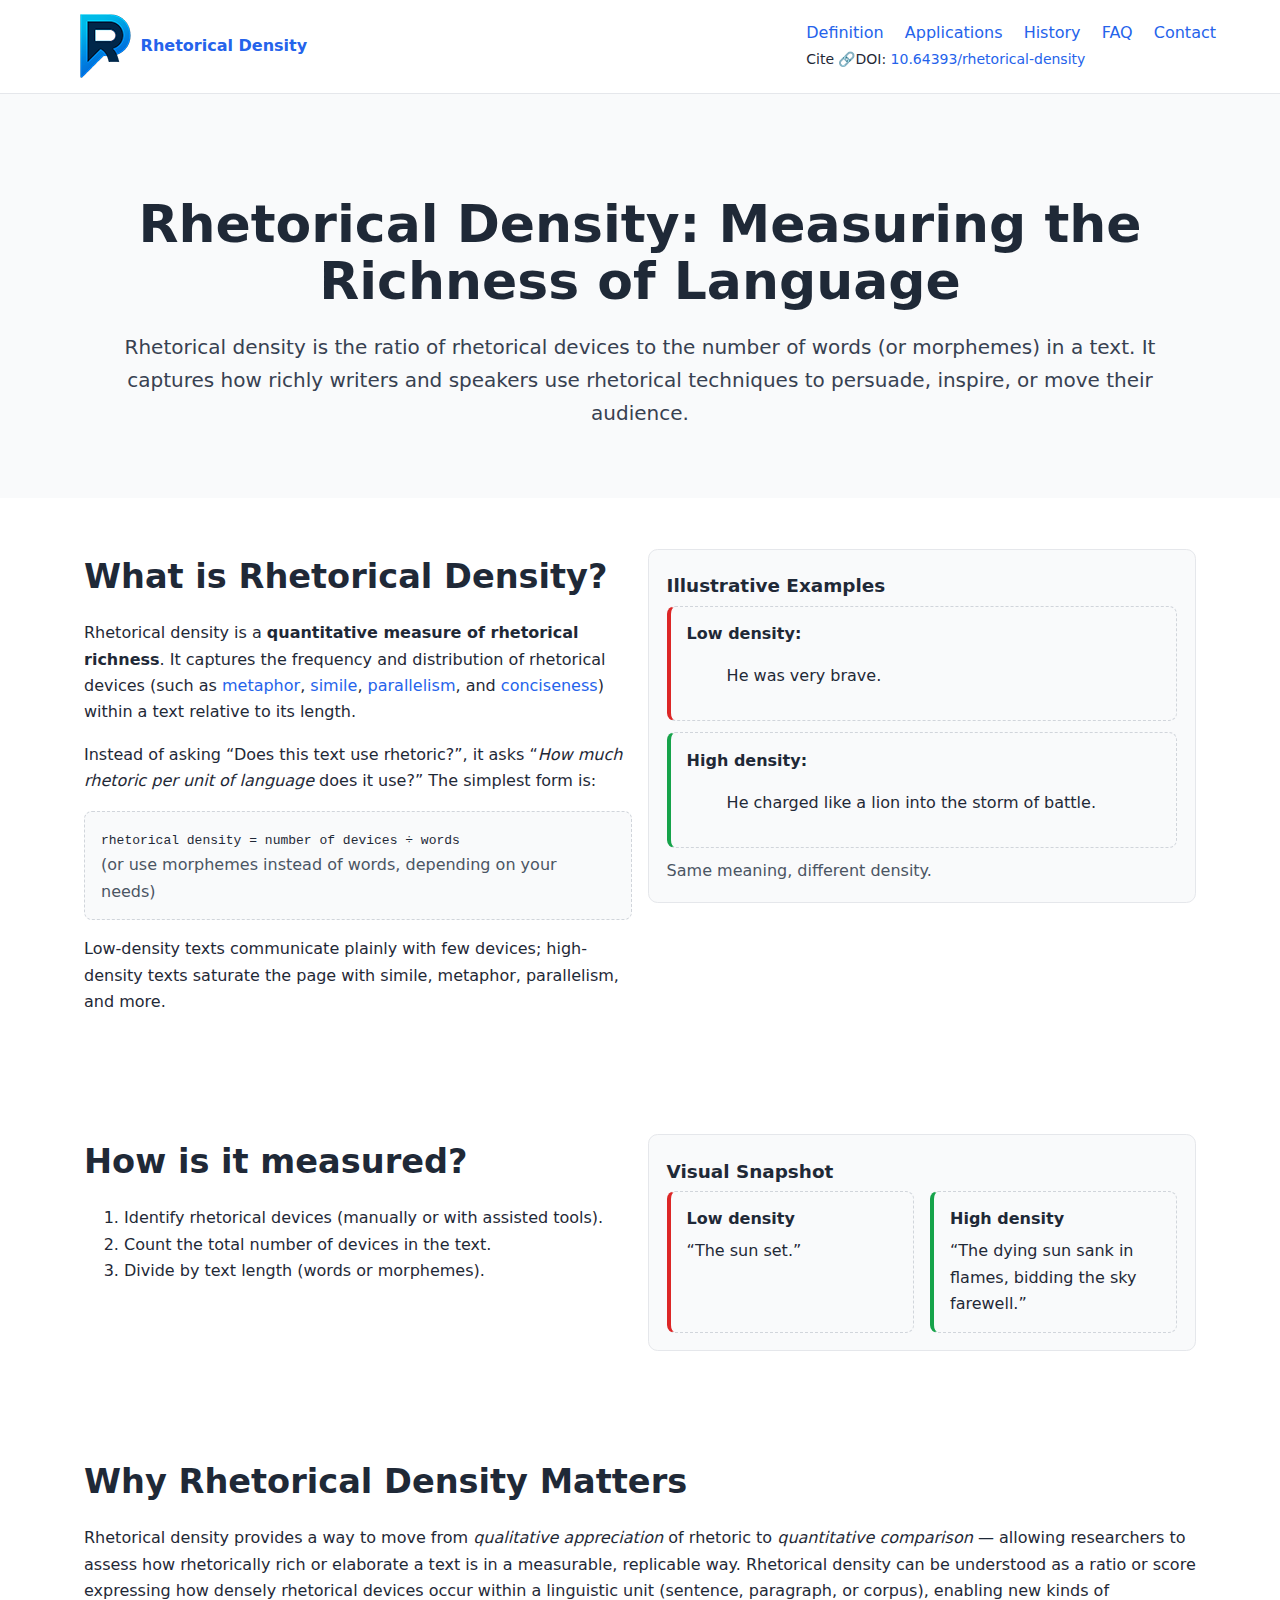
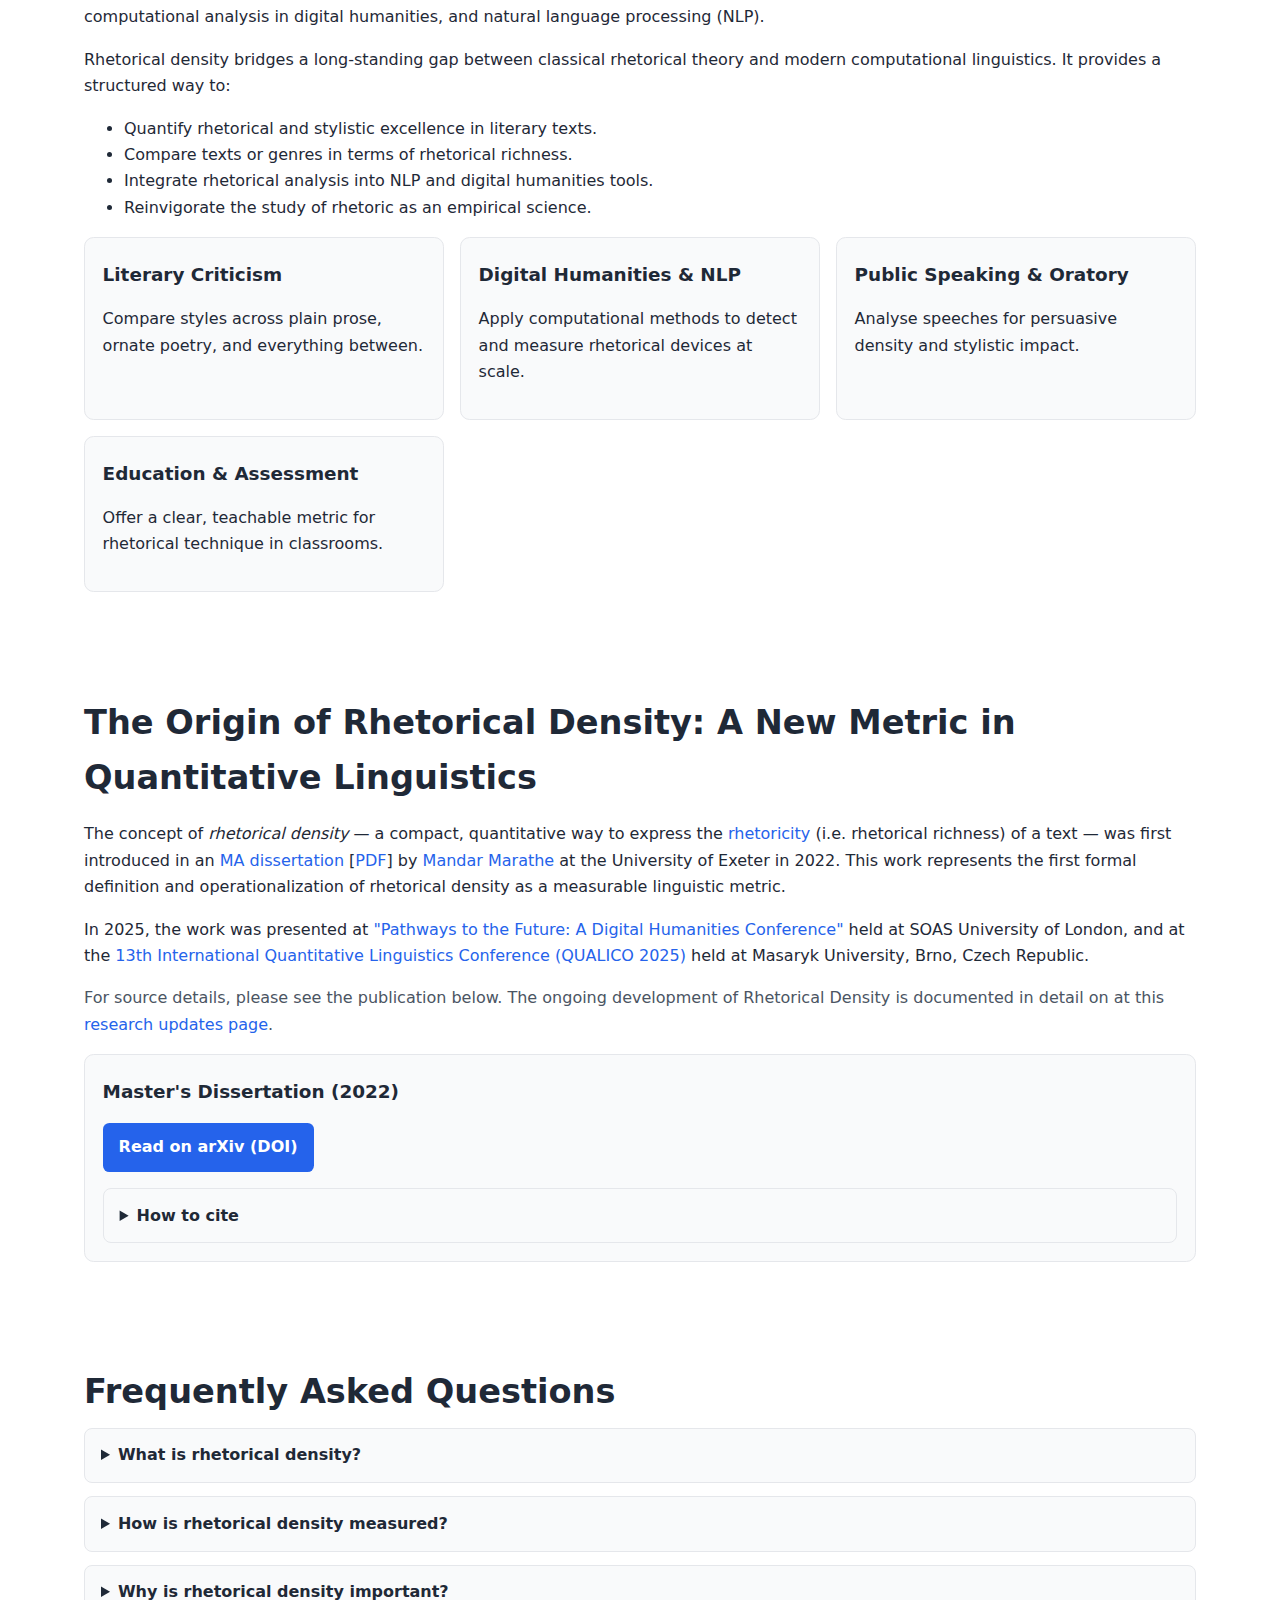
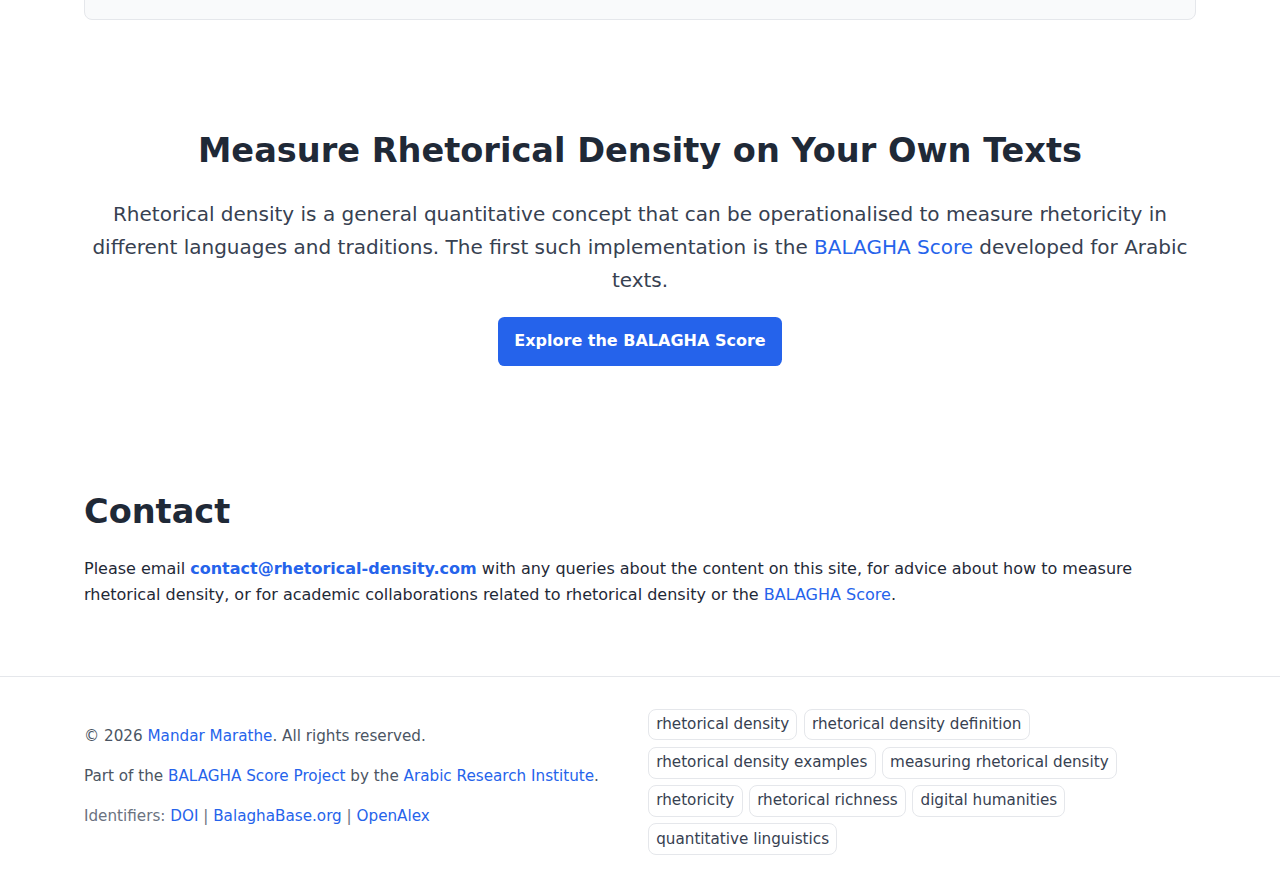
<file: rhetorical-density/HTML/index.html>
<!doctype html>
<html lang="en-GB">
<head>
<meta charset="utf-8" />
<meta name="viewport" content="width=device-width, initial-scale=1" />
<title>Rhetorical Density | Definition, Examples & BALAGHA Score</title>
<meta name="description" content="Rhetorical density measures how richly a text uses rhetorical devices. Learn the definition, examples, and how to calculate it — then try it with the BALAGHA Score." />
<link rel="canonical" href="https://rhetorical-density.com/" />
<link rel="stylesheet" href="style.css">
<link rel="me" href="https://mastodon.social/@marathe">

<meta name="robots" content="index,follow" />
<meta name="theme-color" content="#ffffff" />
<script type="application/ld+json">
{
  "@context": "https://schema.org",
  "@graph": [
    {
      "@id": "https://rhetorical-density.com/#website",
      "@type": "WebSite",
      "url": "https://rhetorical-density.com",
      "name": "Rhetorical-Density.com",
"sameAs": [
"https://balaghabase.org/wiki/Item:Q11",
"https://openalex.org/W4415094540", "https://doi.org/10.64393/rhetorical-density"],

      "identifier": [
        { "@type": "PropertyValue", "propertyID": "OpenAlex", "value": "W4415094540", "url": "https://openalex.org/W4415094540" },
 		{ "@type": "PropertyValue", "propertyID": "DOI", "value": "10.64393/rhetorical-density", "url": "https://doi.org/10.64393/rhetorical-density" }
],

      "image": "https://rhetorical-density.com/images/rhetorical_density_logo.png",
      "publisher": {
        "@type": "Organization",
"@id": "https://arabicresearch.org/#organisation"
      },
            "author": {
        "@type": "Person",
        "@id": "https://marathe.org/#mandar"},
        
      "license": {
        "@type": "CreativeWork",
        "@id": "https://creativecommons.org/licenses/by/4.0/",
        "name": "Creative Commons Attribution 4.0 International",
        "url": "https://creativecommons.org/licenses/by/4.0/"
      }
    }
  ]
}
</script>
</head>
<body>

  <header>
    <div class="wrap nav" role="navigation" aria-label="Main">
      <a class="brand" href="https://rhetorical-density.com" aria-label="Rhetorical Density — home">
        <!-- Logo: RD monogram 
        <svg viewBox="0 0 24 24" fill="none" aria-hidden="true" xmlns="http://www.w3.org/2000/svg">
          <path d="M4 5h9.5a4.5 4.5 0 1 1 0 9H9v5H4V5Z" stroke="url(#g1)" stroke-width="2"/>
          <path d="M9 9h4.5a1 1 0 1 1 0 2H9V9Z" fill="#38bdf8"/>
          <defs>
            <linearGradient id="g1" x1="0" x2="24" y1="0" y2="24" gradientUnits="userSpaceOnUse">
              <stop stop-color="#38bdf8"/><stop offset="1" stop-color="#22d3ee"/>
            </linearGradient>
          </defs>
        </svg>-->
        <img src="images/rhetorical_density_small.png"> 
        <span>Rhetorical Density</span>
      </a>
      <nav>
        <a href="#what">Definition</a>
        <a href="#applications">Applications</a>
        <a href="#history">History</a>
        <!--<a href="#publications">Publications</a>-->
        <a href="#faq">FAQ</a> 
        <a href="#contact">Contact</a><br>
        <span style="margin-left:16px;text-align:right;font-size:14px">Cite &#128279;DOI: <a style="margin-left:0;" href="https://doi.org/10.64393/rhetorical-density">10.64393/rhetorical-density</a></span>
        <!--<a class="btn" href="https://balaghascore.com" target="_blank" rel="noopener">Try the BALAGHA Score</a>-->
      </nav>
    </div>
  </header>

  <main id="main">
    <!-- Hero -->
    <section class="hero" aria-labelledby="hero-title">
      <div class="wrap">
        <h1 id="hero-title">Rhetorical Density: Measuring the Richness of Language</h1>
        <p class="lead">Rhetorical density is the ratio of rhetorical devices to the number of words (or morphemes) in a text. It captures how richly writers and speakers use rhetorical techniques to persuade, inspire, or move their audience.</p>
        <!--<p style="margin-top:1.2rem">
          <a class="btn" href="https://balaghascore.com" target="_blank" rel="noopener" aria-label="Open the BALAGHA Score in a new tab">Discover the BALAGHA Score</a>
          <a class="btn btn--ghost" href="#what">Learn more</a>
        </p>-->
      </div>
    </section>

    <!-- What is RD -->
    <section id="what" aria-labelledby="what-title">
      <div class="wrap grid grid-2">
        <div>
          <h2 id="what-title">What is Rhetorical Density?</h2>
          <p>Rhetorical density is a <strong>quantitative measure of rhetorical richness</strong>. It captures the frequency and distribution of rhetorical devices (such as <a href="https://al-balagha.com/wiki/Metaphor">metaphor</a>, <a href="https://al-balagha.com/wiki/Simile">simile</a>, 
          <a href="https://al-balagha.com/wiki/Parallelism">parallelism</a>, and <a href="https://al-balagha.com/wiki/Brevity,_Verbosity_and_Moderation">conciseness</a>) within a text relative to its length.</p>
          <p>Instead of asking “Does this text use rhetoric?”, it asks “<em>How much rhetoric per unit of language</em> does it use?” The simplest form is:</p>
          <div class="example" aria-label="Formula example">
            <code>rhetorical&nbsp;density = number&nbsp;of&nbsp;devices ÷ words</code>
            <br/>
            <span class="muted">(or use morphemes instead of words, depending on your needs)</span>
          </div>
          <p>Low-density texts communicate plainly with few devices; high-density texts saturate the page with simile, metaphor, parallelism, and more.</p>
        </div>
        <div>
          <div class="card">
            <h3>Illustrative Examples</h3>
            <div class="example bad" aria-label="Low density example">
              <strong>Low density:</strong>
              <blockquote cite="#">He was very brave.</blockquote>
            </div>
            <div class="example good" aria-label="High density example" style="margin-top:.7rem">
              <strong>High density:</strong>
              <blockquote cite="#">He charged like a lion into the storm of battle.</blockquote>
            </div>
            <p class="muted" style="margin:.6rem 0 0">Same meaning, different density.</p>
          </div>
        </div>
      </div>
    </section>

    <!-- How it's measured (optional short) -->
    <section aria-labelledby="how-title">
      <div class="wrap grid grid-2">
        <div>
          <h2 id="how-title">How is it measured?</h2>
          <ol>
            <li>Identify rhetorical devices (manually or with assisted tools).</li>
            <li>Count the total number of devices in the text.</li>
            <li>Divide by text length (words or morphemes).</li>
          </ol>
          <!--<p class="muted">You can automate this with the <a href="https://balaghascore.com" target="_blank" rel="noopener">BALAGHA Score</a>.</p>-->
        </div>
        <div>
          <div class="card">
            <h3>Visual Snapshot</h3>
            <div class="grid grid-2">
              <div class="example bad">
                <strong>Low density</strong>
                <p style="margin:.35rem 0 0">“The sun set.”</p>
              </div>
              <div class="example good">
                <strong>High density</strong>
                <p style="margin:.35rem 0 0">“The dying sun sank in flames, bidding the sky farewell.”</p>
              </div>
            </div>
          </div>
        </div>
      </div>
    </section>



    <!-- Applications -->
    <section id="applications" aria-labelledby="apps-title">
      <div class="wrap">
        <h2 id="apps-title">Why Rhetorical Density Matters</h2>
        <p>Rhetorical density provides a way to move from <em>qualitative appreciation</em> of rhetoric to <em>quantitative comparison</em> — allowing researchers to assess how rhetorically rich or elaborate a text is 
            in a measurable, replicable way. Rhetorical density can be understood as a ratio or score expressing how densely rhetorical devices occur within a linguistic unit 
            (sentence, paragraph, or corpus), enabling new kinds of computational analysis in digital humanities, and natural language processing (NLP).
            </p>

            <p>
Rhetorical density bridges a long-standing gap between classical rhetorical theory and modern computational linguistics. It provides a structured way to:
<ul><li>Quantify rhetorical and stylistic excellence in literary texts.</li>
<li>Compare texts or genres in terms of rhetorical richness.</li>
<li>Integrate rhetorical analysis into NLP and digital humanities tools.</li>
<li>Reinvigorate the study of rhetoric  as an empirical science.</li></ul>

                </p>
        <div class="grid grid-3" style="margin-top: .8rem">
          <div class="card">
            <h3>Literary Criticism</h3>
            <p>Compare styles across plain prose, ornate poetry, and everything between.</p>
          </div>
          <!--<div class="card">
            <h3>Arabic Rhetoric (Balāgha)</h3>
            <p>Quantify device density in classical and modern Arabic — link qualitative insight with measurement.</p>
          </div>-->
          <div class="card">
            <h3>Digital Humanities & NLP</h3>
            <p>Apply computational methods to detect and measure rhetorical devices at scale.</p>
          </div>
          <!--<div class="card">
            <h3>Resistance & Political Poetry</h3>
            <p>Test hypotheses about rhetorical richness in contexts of protest and persuasion.</p>
          </div>-->
          <div class="card">
            <h3>Public Speaking & Oratory</h3>
            <p>Analyse speeches for persuasive density and stylistic impact.</p>
          </div>
          <div class="card">
            <h3>Education & Assessment</h3>
            <p>Offer a clear, teachable metric for rhetorical technique in classrooms.</p>
          </div>
        </div>
      </div>
    </section>

    <!-- History -->
    <section id="history" aria-labelledby="history-title">
      <div class="wrap">
        <h2 id="history-title">The Origin of Rhetorical Density: A New Metric in Quantitative Linguistics</h2>
        <p>
          The concept of <em>rhetorical density</em> — a compact, quantitative way to express the <a href="https://balaghabase.org/wiki/Item:Q1">rhetoricity</a> (i.e. rhetorical richness) of a text — was 
          first introduced in an <a href="https://doi.org/10.48550/arXiv.2507.21106">MA dissertation</a> [<a href="https://arxiv.org/pdf/2507.21106">PDF</a>] by <a href="https://marathe.org">Mandar Marathe</a> at the 
          University of Exeter in 2022. This work represents the first formal definition and operationalization of rhetorical density as a measurable linguistic metric.</p>
          <p>In 2025, the work was presented at 
          <a href="https://doi.org/10.6084/m9.figshare.29452277">"Pathways to the Future: A Digital Humanities Conference"</a> held at SOAS University of London, and at the 
          <a href="httpshttps://doi.org/10.5281/zenodo.15765026">13th International Quantitative Linguistics Conference (QUALICO 2025)</a> held at Masaryk University, Brno, Czech Republic.
        </p>
        <p class="muted">For source details, please see the publication below. 
          The ongoing development of Rhetorical Density is documented in detail on at this <a href="https://marathe.org/research">research updates page</a>.</p>
      </div>

      <div class="wrap">
          <div class="card">
          <h3>Master's Dissertation (2022)</h3>
          <p><a class="btn" href="https://doi.org/10.48550/arXiv.2507.21106" target="_blank" rel="noopener">Read on arXiv (DOI)</a></p>

          <details style="margin-top:.8rem">
            <summary>How to cite</summary>
            <h4 style="margin:.6rem 0 .3rem">BibTeX</h4>
            <div class="example" style="position:relative">
              <button class="btn" id="copy-bibtex" type="button" style="position:absolute; right:.6rem; top:.6rem">Copy</button>
<pre id="bibtex"><code>@misc{rhetorical_density_2025,
  title        = {Creation of a Numerical Scoring System to Objectively Measure and Compare the Level of Rhetoric in Arabic Texts: A Feasibility Study, and A Working Prototype},
  author       = {Mandar Marathe},
  year         = {2022},
  eprint       = {2507.21106},
  archivePrefix= {arXiv},
  primaryClass = {cs.CL},
  doi          = {10.48550/arXiv.2507.21106},
  url          = {https://doi.org/10.48550/arXiv.2507.21106}
}</code></pre>
            </div>

            <h4 style="margin:.6rem 0 .3rem">APA (7th)</h4>
            <div class="example" style="position:relative">
              <button class="btn" id="copy-apa" type="button" style="position:absolute; right:.6rem; top:.6rem">Copy</button>
              <p id="apa" style="margin:0">Marathe, M. (2022). <em>Creation of a Numerical Scoring System to Objectively Measure and Compare the Level of Rhetoric in Arabic Texts: A Feasibility Study, and A Working Prototype</em>. arXiv. https://doi.org/10.48550/arXiv.2507.21106</p>
            </div>

            <h4 style="margin:.6rem 0 .3rem">Chicago (Notes &amp; Bibliography)</h4>
            <div class="example" style="position:relative">
              <button class="btn" id="copy-chicago" type="button" style="position:absolute; right:.6rem; top:.6rem">Copy</button>
              <p id="chicago" style="margin:0">Marathe, M. “Creation of a Numerical Scoring System to Objectively Measure and Compare the Level of Rhetoric in Arabic Texts: A Feasibility Study, and A Working Prototype.” arXiv, 2022. https://doi.org/10.48550/arXiv.2507.21106.</p>
            </div>
          </details>
        </div>
      </div>
    </section>

    <!-- FAQ -->
    <section id="faq" aria-labelledby="faq-title">
      <div class="wrap">
        <h2 id="faq-title">Frequently Asked Questions</h2>
        <details>
          <summary>What is rhetorical density?</summary>
          <p>It’s the ratio of rhetorical devices to the number of words or morphemes in a text — a compact way to express rhetorical richness.</p>
        </details>
        <details>
          <summary>How is rhetorical density measured?</summary>
          <p>Identify devices (e.g., simile, metaphor, parallelism), count them, then divide by words or morphemes. The result can be expressed as a proportion or per‑1000 units.</p>
        </details>
        <details>
          <summary>Why is rhetorical density important?</summary>
          <p>It standardises comparison across texts, genres, and languages, turning qualitative impressions into a measurable signal.</p>
        </details>
<!--        <details>
          <summary>Can rhetorical density be calculated automatically?</summary>
          <p>Yes. The <a href="https://balaghascore.com" target="_blank" rel="noopener">BALAGHA Score</a> applies computational methods to detect and quantify rhetorical devices.</p>
        </details>-->
      </div>
    </section>

    <!-- CTA -->
    <section aria-labelledby="cta-title">
      <div class="wrap" style="text-align:center">
        <h2 id="cta-title">Measure Rhetorical Density on Your Own Texts</h2>
        <p class="lead">Rhetorical density is a general quantitative concept that can be operationalised to measure rhetoricity in different languages and traditions. The first 
          such implementation is the <a href="https://balaghascore.com">BALAGHA Score</a> developed for Arabic texts.</p>
        <p><a class="btn" href="https://balaghascore.com" target="_blank" rel="noopener">Explore the BALAGHA Score</a></p>
      </div>
    </section>

    <section id="contact" aria-labelledby="faq-title">
      <div class="wrap">
        <h2 id="faq-title">Contact</h2>
<p>Please email <strong><a href="mailto:contact@rhetorical-density.com?Subject=Contact from Rhetorical-Density.com">contact@rhetorical-density.com</a></strong> with any queries about the content on this site, for advice about 
how to measure rhetorical density, or for academic collaborations related to rhetorical density or the <a href="https://balaghascore.com">BALAGHA Score</a>.
      </div>
    </section>



  </main>

  <footer role="contentinfo">
    <div class="wrap">
      <div class="grid grid-2">
        <div>
          <p class="muted">&copy; <span id="year"></span> <a href="https://marathe.org">Mandar Marathe</a>. All rights reserved.</p>
          <!--<p class="muted">Related projects: <a href="https://balaghascore.com" target="_blank" rel="noopener">BALAGHA Score</a> · <a href="https://al-balagha.com" target="_blank" rel="noopener">al‑Balāgha.com</a></p>-->
          <p class="muted">Part of the <a href="https://project.balaghascore.com">BALAGHA Score Project</a> by the <a href="https://arabicresearch.org">Arabic Research Institute</a>.</p>
          <p>Identifiers: <a href="https://doi.org/10.64393/rhetorical-density">DOI</a> | <a href="https://balaghabase.org/wiki/Item:Q11">BalaghaBase.org</a> | <a href="https://openalex.org/works/W4415094540">OpenAlex</a></p>
        </div>
        <div>
          <div class="tag-cloud" aria-label="SEO keyword cloud">
            <span class="tag">rhetorical density</span>
            <span class="tag">rhetorical density definition</span>
            <span class="tag">rhetorical density examples</span>
            <span class="tag">measuring rhetorical density</span>
            <span class="tag">rhetoricity</span>
            <span class="tag">rhetorical richness</span>
            <span class="tag">digital humanities</span>
            <span class="tag">quantitative linguistics</span>
         </div>
        </div>
      </div>
    </div>
  </footer>

  <!-- Structured Data: FAQ -->
  <script type="application/ld+json">
  {
    "@context": "https://schema.org",
    "@type": "FAQPage",
    "mainEntity": [
      {
        "@type": "Question",
        "name": "What is rhetorical density?",
        "acceptedAnswer": {
          "@type": "Answer",
          "text": "It’s the ratio of rhetorical devices to the number of words or morphemes in a text — a compact way to express rhetorical richness."
        }
      },
      {
        "@type": "Question",
        "name": "How is rhetorical density measured?",
        "acceptedAnswer": {
          "@type": "Answer",
          "text": "Identify devices (e.g., simile, metaphor, parallelism), count them, then divide by words or morphemes. The result can be expressed as a proportion or per‑1000 units."
        }
      },
      {
        "@type": "Question",
        "name": "Why is rhetorical density important?",
        "acceptedAnswer": {
          "@type": "Answer",
          "text": "It standardises comparison across texts, genres, and languages, turning qualitative impressions into a measurable signal."
        }
      },
      {
        "@type": "Question",
        "name": "Can rhetorical density be calculated automatically?",
        "acceptedAnswer": {
          "@type": "Answer",
          "text": "Yes. The BALAGHA Score applies computational methods to detect and quantify rhetorical devices."
        }
      }
    ]
  }
  </script>

  <!-- Structured Data: (optional) Project -->
  <script type="application/ld+json">
  {
    "@context": "https://schema.org",
    "@type": "ResearchProject",
    "name": "BALAGHA Score",
    "foundingDate": "2022-09-01",
    "url": "https://balaghascore.com",
    "parentOrganization": {
        "@type": "Organization",
"@id": "https://arabicresearch.org/#organisation"
      },
"founder": {
  "@type": "Person",
  "@id": "https://marathe.org/#mandar"},
  "description": "A computational framework to detect and measure rhetorical devices, including a calculator for rhetorical density.",
    "alternateName": "Balāgha Assessment for Literature in Arabic with diGital Humanities Approaches",
    "image": "https://balaghascore.com/wp-content/uploads/2024/11/header-image2.png",
      "identifier": [
    {
      "@type": "PropertyValue",
      "propertyID": "DOI",
      "value": "10.64393/balagha-score",
      "url": "https://doi.org/10.64393/balagha-score"
    },

    {
      "@type": "PropertyValue",
      "propertyID": "DOI",
      "value": "10.5281/zenodo.15765533",
      "url": "https://doi.org/10.5281/zenodo.15765533"
    },

    {
      "@type": "PropertyValue",
      "propertyID": "DOI",
      "value": "10.48550/arXiv.2507.21106",
      "url": "https://doi.org/10.48550/arXiv.2507.21106"
    }
  ]
  }
  </script>

  <script>
    // Current year in footer
    document.getElementById('year').textContent = new Date().getFullYear();
  </script>

  <!-- Privacy-friendly analytics (placeholder) -->
  <!--
  <script defer data-domain="rhetorical-density.com" src="https://plausible.io/js/plausible.js"></script>
  -->
  <script>
    // Copy-to-clipboard for citations
    function copyText(id){
      const el = document.getElementById(id);
      if(!el) return;
      let text = el.tagName.toLowerCase() === 'pre' ? el.innerText : el.textContent;
      navigator.clipboard.writeText(text).then(()=>{
        const btn = document.querySelector('#copy-' + id);
        if(btn){
          const old = btn.textContent; btn.textContent = 'Copied!';
          setTimeout(()=> btn.textContent = old, 1200);
        }
      }).catch(()=>{});
    }
    ['bibtex','apa','chicago'].forEach(k=>{
      const b = document.getElementById('copy-' + k);
      if(b){ b.addEventListener('click', ()=> copyText(k)); }
    });
  </script>
</body>
</html>
</file>
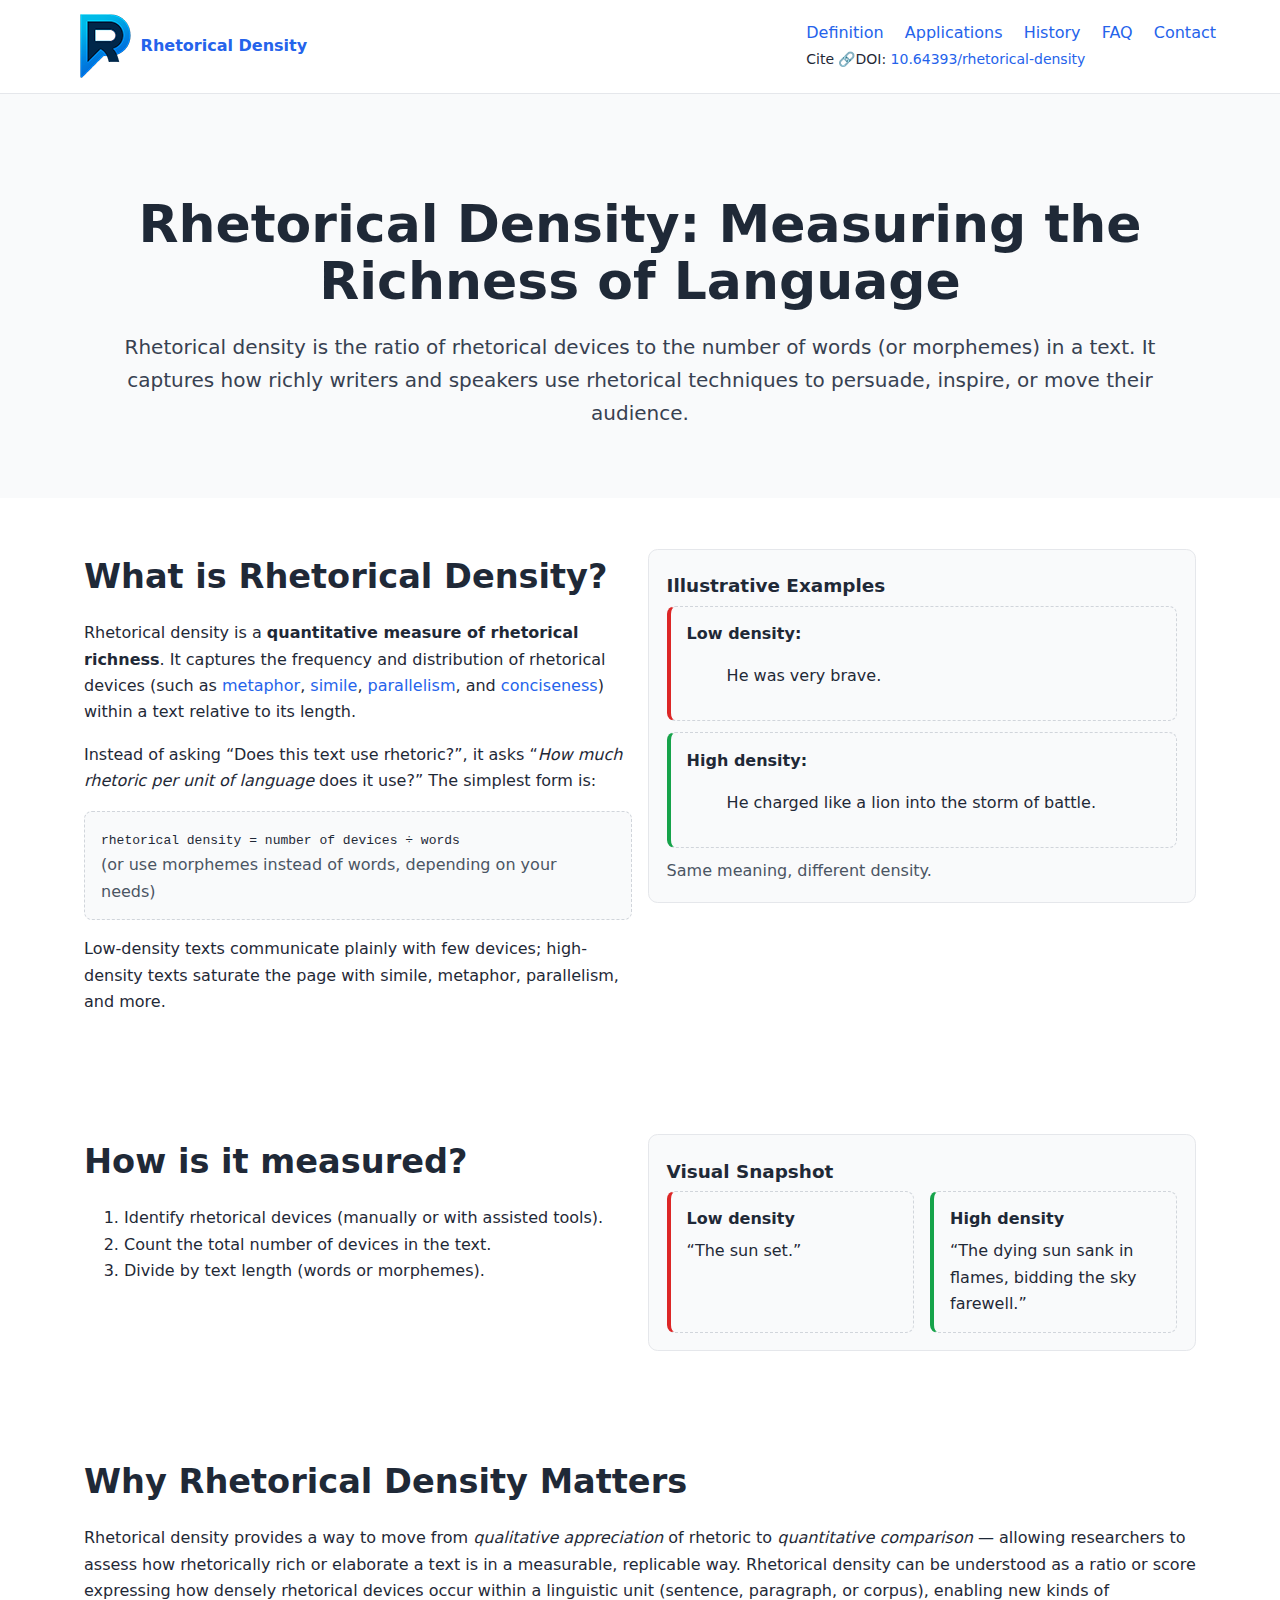
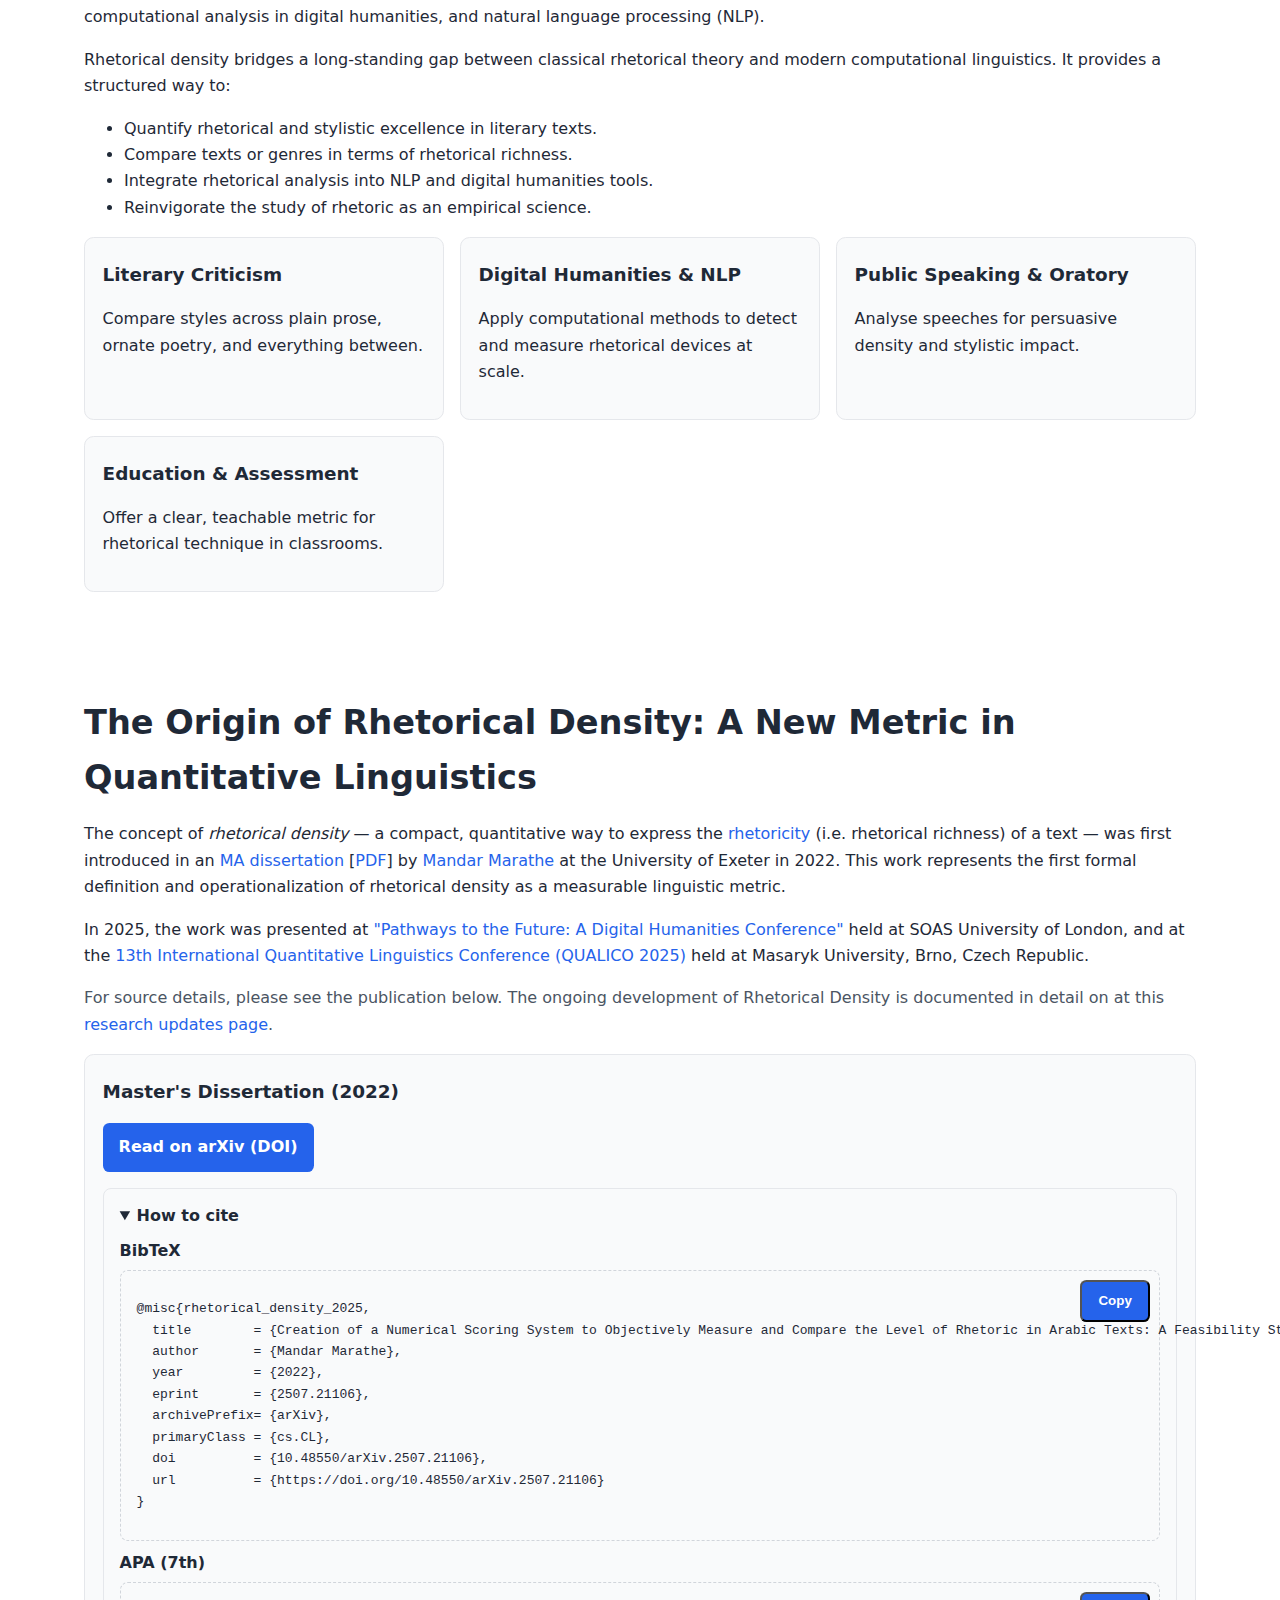
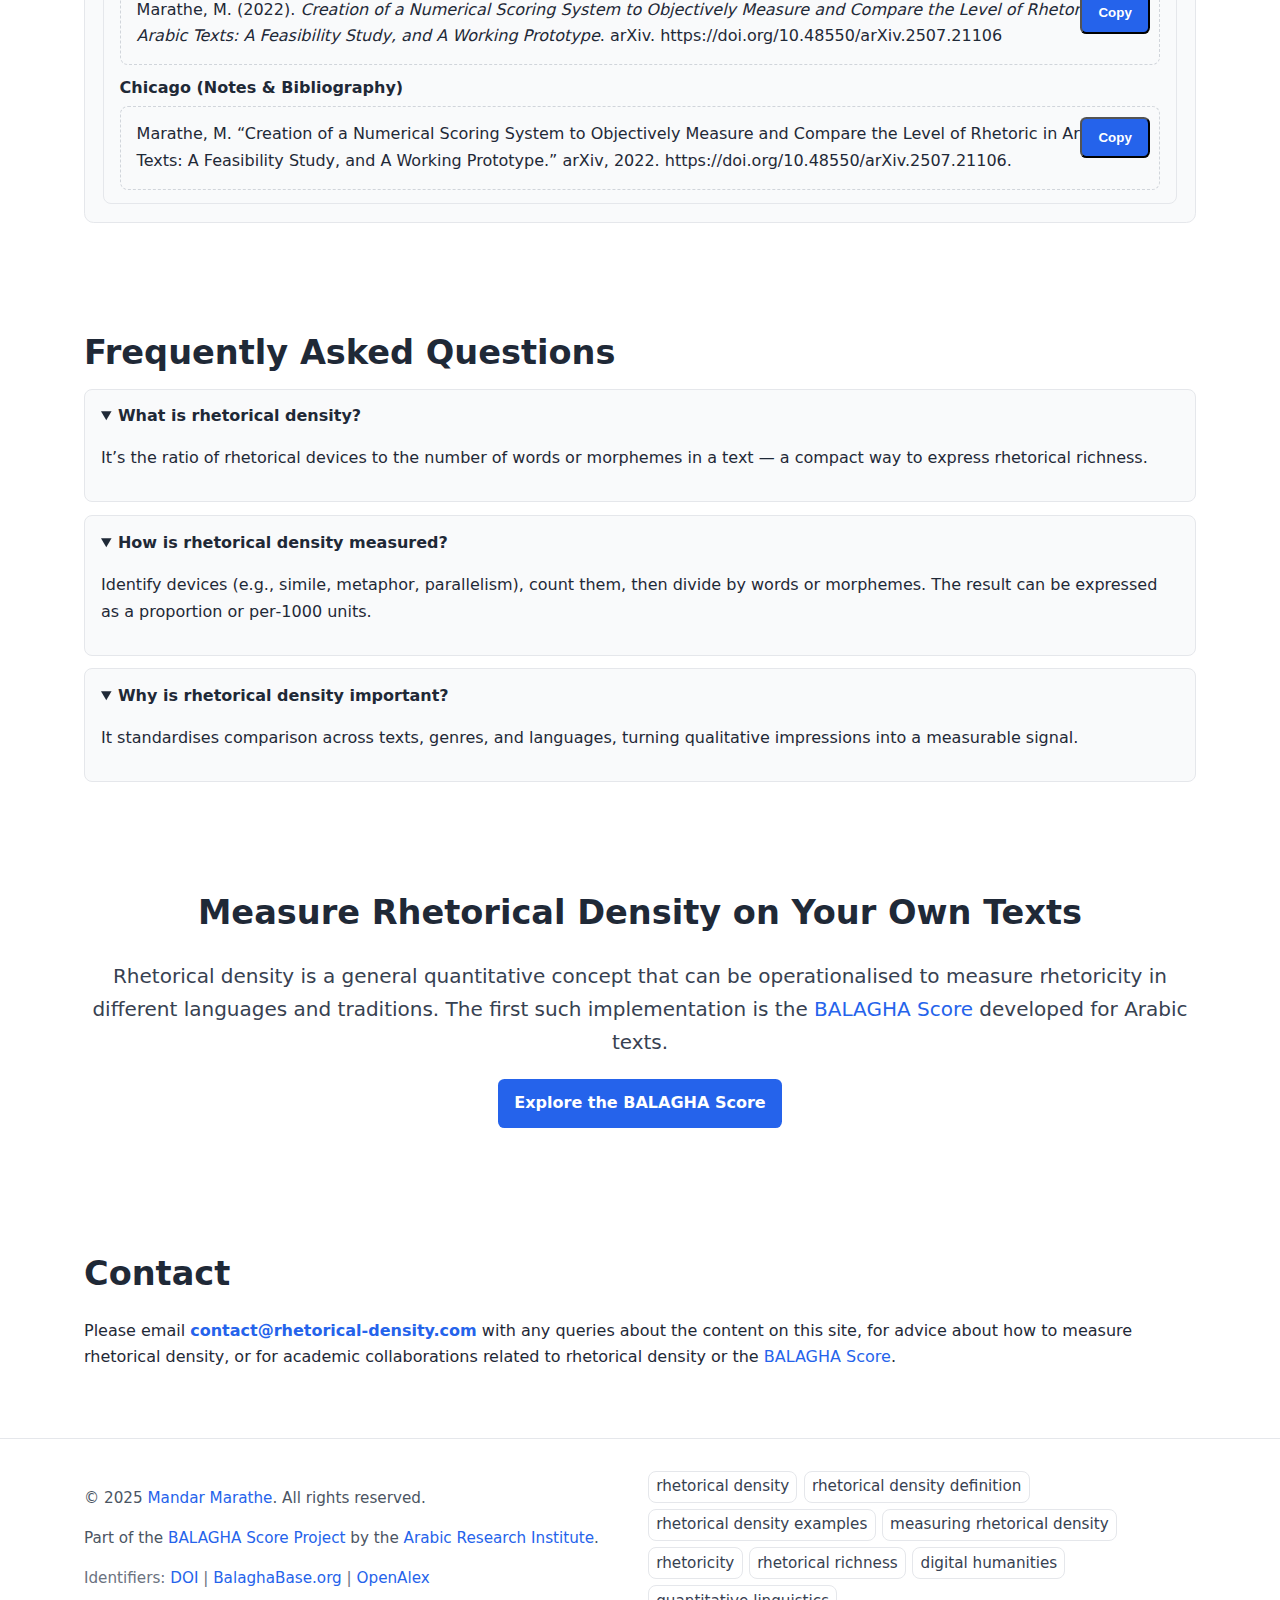
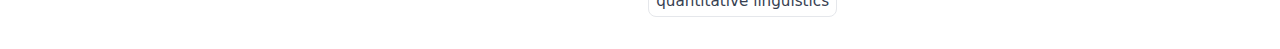
<file: rhetorical-density/2025_11_24_rhetorical-density_com_HTML.html>
<!DOCTYPE html> <html lang=en-GB style><!--
 Page saved with SingleFile 
 url: https://www.rhetorical-density.com/ 
 saved date: Mon Nov 24 2025 00:44:53 GMT+0000 (Greenwich Mean Time)
--><meta charset=utf-8>
<meta name=viewport content="width=device-width, initial-scale=1">
<title>Rhetorical Density | Definition, Examples &amp; BALAGHA Score</title>
<meta name=description content="Rhetorical density measures how richly a text uses rhetorical devices. Learn the definition, examples, and how to calculate it — then try it with the BALAGHA Score.">
<link rel=canonical href=https://rhetorical-density.com/>
<style>:root{--bg:#ffffff;--fg:#1f2937;--muted:#4b5563;--card:#f9fafb;--accent:#2563eb;--accent-2:#3b82f6;--ring:rgba(37,99,235,.35);--maxw:72rem}*{box-sizing:border-box}body{margin:0;font-family:system-ui,-apple-system,Segoe UI,Roboto,Ubuntu,Cantarell,"Helvetica Neue",Arial,"Noto Sans";background:var(--bg);color:var(--fg);line-height:1.65}a{color:var(--accent);text-decoration:none}a:hover{text-decoration:underline}img{max-width:100%;height:auto}.wrap{max-width:var(--maxw);margin:0 auto;padding:0 1.25rem}.btn{display:inline-block;padding:.7rem 1rem;border-radius:.4rem;background:var(--accent);color:#fff;font-weight:600}.btn:hover{background:var(--accent-2)}header{position:sticky;top:0;z-index:30;background:#ffffff;border-bottom:1px solid #e5e7eb}.nav{display:flex;align-items:center;justify-content:space-between;padding:.9rem 0}.brand{display:flex;gap:.6rem;align-items:center;font-weight:800}.nav a{margin-left:1rem}section{padding:clamp(2.5rem,4vw,4rem)0}.hero{padding:clamp(3.5rem,8vw,7rem)0 3rem;text-align:center;background:#f9fafb}h1{font-size:clamp(2rem,4.6vw,3.25rem);line-height:1.1;margin:0 0 1rem 0}h2{font-size:clamp(1.5rem,3.2vw,2.1rem);margin:0 0 .5rem}h3{font-size:1.15rem;margin:.25rem 0 .25rem}p.lead{color:#374151;font-size:clamp(1.05rem,1.6vw,1.25rem)}.grid{display:grid;gap:1rem}@media (min-width:768px){.grid-2{grid-template-columns:1fr 1fr}.grid-3{grid-template-columns:repeat(3,1fr)}}.card{background:var(--card);border:1px solid #e5e7eb;border-radius:.6rem;padding:1.1rem}.muted{color:var(--muted)}.example{border-radius:.5rem;border:1px dashed #d1d5db;padding:.9rem 1rem;background:#f9fafb}.bad{border-left:4px solid #dc2626}.good{border-left:4px solid #16a34a}details{background:#f9fafb;border:1px solid #e5e7eb;border-radius:.5rem;padding:.85rem 1rem}details+details{margin-top:.8rem}summary{cursor:pointer;font-weight:700}footer{padding:2rem 0;border-top:1px solid #e5e7eb;color:#6b7280;font-size:.95rem}.tag-cloud{display:flex;flex-wrap:wrap;gap:.4rem}.tag{border:1px solid #e5e7eb;padding:.15rem .45rem;border-radius:.5rem;color:#374151}</style>
<link rel=me href=https://mastodon.social/@marathe>
<meta name=robots content=index,follow>
<meta name=theme-color content=#ffffff>
<script type=application/ld+json>{"@context":"https://schema.org","@graph":[{"@id":"https://rhetorical-density.com/#website","@type":"WebSite","url":"https://rhetorical-density.com","name":"Rhetorical-Density.com","sameAs":["https://balaghabase.org/wiki/Item:Q11","https://openalex.org/W4415094540","https://doi.org/10.64393/rhetorical-density"],"identifier":[{"@type":"PropertyValue","propertyID":"OpenAlex","value":"W4415094540","url":"https://openalex.org/W4415094540"},{"@type":"PropertyValue","propertyID":"DOI","value":"10.64393/rhetorical-density","url":"https://doi.org/10.64393/rhetorical-density"}],"image":"https://rhetorical-density.com/images/rhetorical_density_logo.png","publisher":{"@type":"Organization","@id":"https://arabicresearch.org/#organisation"},"author":{"@type":"Person","@id":"https://marathe.org/#mandar"},"license":{"@type":"CreativeWork","@id":"https://creativecommons.org/licenses/by/4.0/","name":"Creative Commons Attribution 4.0 International","url":"https://creativecommons.org/licenses/by/4.0/"}}]}</script>
<meta name=referrer content=no-referrer><meta http-equiv=content-security-policy content="default-src 'none'; font-src 'self' data:; img-src 'self' data:; style-src 'unsafe-inline'; media-src 'self' data:; script-src 'unsafe-inline' data:; object-src 'self' data:; frame-src 'self' data:;"></head>
<body>
 <header>
 <div class="wrap nav" role=navigation aria-label=Main>
 <a class=brand href=https://rhetorical-density.com/ aria-label="Rhetorical Density — home">
 
 <img src=[data-uri]> 
 <span>Rhetorical Density</span>
 </a>
 <nav>
 <a href=#what>Definition</a>
 <a href=#applications>Applications</a>
 <a href=#history>History</a>
 
 <a href=#faq>FAQ</a> 
 <a href=#contact>Contact</a><br>
 <span style=margin-left:16px;text-align:right;font-size:14px>Cite 🔗DOI: <a style=margin-left:0 href=https://doi.org/10.64393/rhetorical-density>10.64393/rhetorical-density</a></span>
 
 </nav>
 </div>
 </header>
 <main id=main>
 
 <section class=hero aria-labelledby=hero-title>
 <div class=wrap>
 <h1 id=hero-title>Rhetorical Density: Measuring the Richness of Language</h1>
 <p class=lead>Rhetorical density is the ratio of rhetorical devices to the number of words (or morphemes) in a text. It captures how richly writers and speakers use rhetorical techniques to persuade, inspire, or move their audience.</p>
 
 </div>
 </section>
 
 <section id=what aria-labelledby=what-title>
 <div class="wrap grid grid-2">
 <div>
 <h2 id=what-title>What is Rhetorical Density?</h2>
 <p>Rhetorical density is a <strong>quantitative measure of rhetorical richness</strong>. It captures the frequency and distribution of rhetorical devices (such as <a href=https://al-balagha.com/wiki/Metaphor>metaphor</a>, <a href=https://al-balagha.com/wiki/Simile>simile</a>, 
 <a href=https://al-balagha.com/wiki/Parallelism>parallelism</a>, and <a href=https://al-balagha.com/wiki/Brevity,_Verbosity_and_Moderation>conciseness</a>) within a text relative to its length.</p>
 <p>Instead of asking “Does this text use rhetoric?”, it asks “<em>How much rhetoric per unit of language</em> does it use?” The simplest form is:</p>
 <div class=example aria-label="Formula example">
 <code>rhetorical&nbsp;density = number&nbsp;of&nbsp;devices ÷ words</code>
 <br>
 <span class=muted>(or use morphemes instead of words, depending on your needs)</span>
 </div>
 <p>Low-density texts communicate plainly with few devices; high-density texts saturate the page with simile, metaphor, parallelism, and more.</p>
 </div>
 <div>
 <div class=card>
 <h3>Illustrative Examples</h3>
 <div class="example bad" aria-label="Low density example">
 <strong>Low density:</strong>
 <blockquote cite=#>He was very brave.</blockquote>
 </div>
 <div class="example good" aria-label="High density example" style=margin-top:.7rem>
 <strong>High density:</strong>
 <blockquote cite=#>He charged like a lion into the storm of battle.</blockquote>
 </div>
 <p class=muted style="margin:.6rem 0 0">Same meaning, different density.</p>
 </div>
 </div>
 </div>
 </section>
 
 <section aria-labelledby=how-title>
 <div class="wrap grid grid-2">
 <div>
 <h2 id=how-title>How is it measured?</h2>
 <ol>
 <li>Identify rhetorical devices (manually or with assisted tools).</li>
 <li>Count the total number of devices in the text.</li>
 <li>Divide by text length (words or morphemes).</li>
 </ol>
 
 </div>
 <div>
 <div class=card>
 <h3>Visual Snapshot</h3>
 <div class="grid grid-2">
 <div class="example bad">
 <strong>Low density</strong>
 <p style="margin:.35rem 0 0">“The sun set.”</p>
 </div>
 <div class="example good">
 <strong>High density</strong>
 <p style="margin:.35rem 0 0">“The dying sun sank in flames, bidding the sky farewell.”</p>
 </div>
 </div>
 </div>
 </div>
 </div>
 </section>
 
 <section id=applications aria-labelledby=apps-title>
 <div class=wrap>
 <h2 id=apps-title>Why Rhetorical Density Matters</h2>
 <p>Rhetorical density provides a way to move from <em>qualitative appreciation</em> of rhetoric to <em>quantitative comparison</em> — allowing researchers to assess how rhetorically rich or elaborate a text is 
 in a measurable, replicable way. Rhetorical density can be understood as a ratio or score expressing how densely rhetorical devices occur within a linguistic unit 
 (sentence, paragraph, or corpus), enabling new kinds of computational analysis in digital humanities, and natural language processing (NLP).
 </p>
 <p>
Rhetorical density bridges a long-standing gap between classical rhetorical theory and modern computational linguistics. It provides a structured way to:
<ul><li>Quantify rhetorical and stylistic excellence in literary texts.</li>
<li>Compare texts or genres in terms of rhetorical richness.</li>
<li>Integrate rhetorical analysis into NLP and digital humanities tools.</li>
<li>Reinvigorate the study of rhetoric as an empirical science.</ul>
 <p></p>
 <div class="grid grid-3" style=margin-top:.8rem>
 <div class=card>
 <h3>Literary Criticism</h3>
 <p>Compare styles across plain prose, ornate poetry, and everything between.</p>
 </div>
 
 <div class=card>
 <h3>Digital Humanities &amp; NLP</h3>
 <p>Apply computational methods to detect and measure rhetorical devices at scale.</p>
 </div>
 
 <div class=card>
 <h3>Public Speaking &amp; Oratory</h3>
 <p>Analyse speeches for persuasive density and stylistic impact.</p>
 </div>
 <div class=card>
 <h3>Education &amp; Assessment</h3>
 <p>Offer a clear, teachable metric for rhetorical technique in classrooms.</p>
 </div>
 </div>
 </div>
 </section>
 
 <section id=history aria-labelledby=history-title>
 <div class=wrap>
 <h2 id=history-title>The Origin of Rhetorical Density: A New Metric in Quantitative Linguistics</h2>
 <p>
 The concept of <em>rhetorical density</em> — a compact, quantitative way to express the <a href=https://balaghabase.org/wiki/Item:Q1>rhetoricity</a> (i.e. rhetorical richness) of a text — was 
 first introduced in an <a href=https://doi.org/10.48550/arXiv.2507.21106>MA dissertation</a> [<a href=https://arxiv.org/pdf/2507.21106>PDF</a>] by <a href=https://marathe.org/>Mandar Marathe</a> at the 
 University of Exeter in 2022. This work represents the first formal definition and operationalization of rhetorical density as a measurable linguistic metric.</p>
 <p>In 2025, the work was presented at 
 <a href=https://doi.org/10.6084/m9.figshare.29452277>"Pathways to the Future: A Digital Humanities Conference"</a> held at SOAS University of London, and at the 
 <a href=https://doi.org/10.5281/zenodo.15765026>13th International Quantitative Linguistics Conference (QUALICO 2025)</a> held at Masaryk University, Brno, Czech Republic.
 </p>
 <p class=muted>For source details, please see the publication below. 
 The ongoing development of Rhetorical Density is documented in detail on at this <a href=https://marathe.org/research>research updates page</a>.</p>
 </div>
 <div class=wrap>
 <div class=card>
 <h3>Master's Dissertation (2022)</h3>
 <p><a class=btn href=https://doi.org/10.48550/arXiv.2507.21106 target=_blank rel=noopener>Read on arXiv (DOI)</a></p>
 <details style=margin-top:.8rem open>
 <summary>How to cite</summary>
 <h4 style="margin:.6rem 0 .3rem">BibTeX</h4>
 <div class=example style=position:relative>
 <button class=btn id=copy-bibtex type=button style=position:absolute;right:.6rem;top:.6rem>Copy</button>
<pre id=bibtex><code>@misc{rhetorical_density_2025,
  title        = {Creation of a Numerical Scoring System to Objectively Measure and Compare the Level of Rhetoric in Arabic Texts: A Feasibility Study, and A Working Prototype},
  author       = {Mandar Marathe},
  year         = {2022},
  eprint       = {2507.21106},
  archivePrefix= {arXiv},
  primaryClass = {cs.CL},
  doi          = {10.48550/arXiv.2507.21106},
  url          = {https://doi.org/10.48550/arXiv.2507.21106}
}</code></pre>
 </div>
 <h4 style="margin:.6rem 0 .3rem">APA (7th)</h4>
 <div class=example style=position:relative>
 <button class=btn id=copy-apa type=button style=position:absolute;right:.6rem;top:.6rem>Copy</button>
 <p id=apa style=margin:0>Marathe, M. (2022). <em>Creation of a Numerical Scoring System to Objectively Measure and Compare the Level of Rhetoric in Arabic Texts: A Feasibility Study, and A Working Prototype</em>. arXiv. https://doi.org/10.48550/arXiv.2507.21106</p>
 </div>
 <h4 style="margin:.6rem 0 .3rem">Chicago (Notes &amp; Bibliography)</h4>
 <div class=example style=position:relative>
 <button class=btn id=copy-chicago type=button style=position:absolute;right:.6rem;top:.6rem>Copy</button>
 <p id=chicago style=margin:0>Marathe, M. “Creation of a Numerical Scoring System to Objectively Measure and Compare the Level of Rhetoric in Arabic Texts: A Feasibility Study, and A Working Prototype.” arXiv, 2022. https://doi.org/10.48550/arXiv.2507.21106.</p>
 </div>
 </details>
 </div>
 </div>
 </section>
 
 <section id=faq aria-labelledby=faq-title>
 <div class=wrap>
 <h2 id=faq-title>Frequently Asked Questions</h2>
 <details open>
 <summary>What is rhetorical density?</summary>
 <p>It’s the ratio of rhetorical devices to the number of words or morphemes in a text — a compact way to express rhetorical richness.</p>
 </details>
 <details open>
 <summary>How is rhetorical density measured?</summary>
 <p>Identify devices (e.g., simile, metaphor, parallelism), count them, then divide by words or morphemes. The result can be expressed as a proportion or per‑1000 units.</p>
 </details>
 <details open>
 <summary>Why is rhetorical density important?</summary>
 <p>It standardises comparison across texts, genres, and languages, turning qualitative impressions into a measurable signal.</p>
 </details>
 </div>
 </section>
 
 <section aria-labelledby=cta-title>
 <div class=wrap style=text-align:center>
 <h2 id=cta-title>Measure Rhetorical Density on Your Own Texts</h2>
 <p class=lead>Rhetorical density is a general quantitative concept that can be operationalised to measure rhetoricity in different languages and traditions. The first 
 such implementation is the <a href=https://balaghascore.com/>BALAGHA Score</a> developed for Arabic texts.</p>
 <p><a class=btn href=https://balaghascore.com/ target=_blank rel=noopener>Explore the BALAGHA Score</a></p>
 </div>
 </section>
 <section id=contact aria-labelledby=faq-title>
 <div class=wrap>
 <h2 id=faq-title>Contact</h2>
<p>Please email <strong><a href="mailto:contact@rhetorical-density.com?Subject=Contact%20from%20Rhetorical-Density.com">contact@rhetorical-density.com</a></strong> with any queries about the content on this site, for advice about 
how to measure rhetorical density, or for academic collaborations related to rhetorical density or the <a href=https://balaghascore.com/>BALAGHA Score</a>.
 </p></div>
 </section>
 </main>
 <footer role=contentinfo>
 <div class=wrap>
 <div class="grid grid-2">
 <div>
 <p class=muted>© <span id=year>2025</span> <a href=https://marathe.org/>Mandar Marathe</a>. All rights reserved.</p>
 
 <p class=muted>Part of the <a href=https://project.balaghascore.com/>BALAGHA Score Project</a> by the <a href=https://arabicresearch.org/>Arabic Research Institute</a>.</p>
 <p>Identifiers: <a href=https://doi.org/10.64393/rhetorical-density>DOI</a> | <a href=https://balaghabase.org/wiki/Item:Q11>BalaghaBase.org</a> | <a href=https://openalex.org/works/W4415094540>OpenAlex</a></p>
 </div>
 <div>
 <div class=tag-cloud aria-label="SEO keyword cloud">
 <span class=tag>rhetorical density</span>
 <span class=tag>rhetorical density definition</span>
 <span class=tag>rhetorical density examples</span>
 <span class=tag>measuring rhetorical density</span>
 <span class=tag>rhetoricity</span>
 <span class=tag>rhetorical richness</span>
 <span class=tag>digital humanities</span>
 <span class=tag>quantitative linguistics</span>
 </div>
 </div>
 </div>
 </div>
 </footer>
 
 <script type=application/ld+json>{"@context":"https://schema.org","@type":"FAQPage","mainEntity":[{"@type":"Question","name":"What is rhetorical density?","acceptedAnswer":{"@type":"Answer","text":"It’s the ratio of rhetorical devices to the number of words or morphemes in a text — a compact way to express rhetorical richness."}},{"@type":"Question","name":"How is rhetorical density measured?","acceptedAnswer":{"@type":"Answer","text":"Identify devices (e.g., simile, metaphor, parallelism), count them, then divide by words or morphemes. The result can be expressed as a proportion or per‑1000 units."}},{"@type":"Question","name":"Why is rhetorical density important?","acceptedAnswer":{"@type":"Answer","text":"It standardises comparison across texts, genres, and languages, turning qualitative impressions into a measurable signal."}},{"@type":"Question","name":"Can rhetorical density be calculated automatically?","acceptedAnswer":{"@type":"Answer","text":"Yes. The BALAGHA Score applies computational methods to detect and quantify rhetorical devices."}}]}</script>
 
 <script type=application/ld+json>{"@context":"https://schema.org","@type":"ResearchProject","name":"BALAGHA Score","foundingDate":"2022-09-01","url":"https://balaghascore.com","parentOrganization":{"@type":"Organization","@id":"https://arabicresearch.org/#organisation"},"founder":{"@type":"Person","@id":"https://marathe.org/#mandar"},"description":"A computational framework to detect and measure rhetorical devices, including a calculator for rhetorical density.","alternateName":"Balāgha Assessment for Literature in Arabic with diGital Humanities Approaches","image":"https://balaghascore.com/wp-content/uploads/2024/11/header-image2.png","identifier":[{"@type":"PropertyValue","propertyID":"DOI","value":"10.64393/balagha-score","url":"https://doi.org/10.64393/balagha-score"},{"@type":"PropertyValue","propertyID":"DOI","value":"10.5281/zenodo.15765533","url":"https://doi.org/10.5281/zenodo.15765533"},{"@type":"PropertyValue","propertyID":"DOI","value":"10.48550/arXiv.2507.21106","url":"https://doi.org/10.48550/arXiv.2507.21106"}]}</script>
</file>
<file: rhetorical-density/HTML/style.css>
:root{
--bg: #ffffff;
--fg: #1f2937; /* gray-800 */
--muted: #4b5563; /* gray-600 */
--card: #f9fafb; /* gray-50 */
--accent: #2563eb; /* blue-600 */
--accent-2: #3b82f6; /* blue-500 */
--ring: rgba(37,99,235,.35);
--maxw: 72rem;
}
*{box-sizing:border-box}
body{
margin:0; font-family: system-ui, -apple-system, Segoe UI, Roboto, Ubuntu, Cantarell, "Helvetica Neue", Arial, "Noto Sans";
background: var(--bg);
color: var(--fg);
line-height: 1.65;
}
a{ color: var(--accent); text-decoration: none; }
a:hover{ text-decoration: underline; }
img{ max-width:100%; height:auto; }
.wrap{ max-width: var(--maxw); margin: 0 auto; padding: 0 1.25rem; }
.btn{ display:inline-block; padding:.7rem 1rem; border-radius: .4rem; background: var(--accent); color:#fff; font-weight:600; }
.btn:hover{ background: var(--accent-2); }
.btn--ghost{ background:transparent; color:var(--accent); border:1px solid var(--accent); }


header{
position: sticky; top:0; z-index: 30;
background: #ffffff; border-bottom: 1px solid #e5e7eb;
}
.nav{ display:flex; align-items:center; justify-content:space-between; padding:.9rem 0 }
.brand{ display:flex; gap:.6rem; align-items:center; font-weight:800; }
.nav a{ margin-left:1rem }


section{ padding: clamp(2.5rem, 4vw, 4rem) 0 }
.hero{ padding: clamp(3.5rem, 8vw, 7rem) 0 3rem; text-align:center; background:#f9fafb }
h1{ font-size: clamp(2rem, 4.6vw, 3.25rem); line-height:1.1; margin:0 0 1rem 0 }
h2{ font-size: clamp(1.5rem, 3.2vw, 2.1rem); margin: 0 0 .5rem }
h3{ font-size: 1.15rem; margin: .25rem 0 .25rem }
p.lead{ color:#374151; font-size: clamp(1.05rem, 1.6vw, 1.25rem) }


.grid{ display:grid; gap:1rem }
@media (min-width: 768px){ .grid-2{ grid-template-columns: 1fr 1fr } .grid-3{ grid-template-columns: repeat(3, 1fr) } }
.card{ background: var(--card); border:1px solid #e5e7eb; border-radius: .6rem; padding:1.1rem }
.muted{ color: var(--muted) }


.example{ border-radius: .5rem; border:1px dashed #d1d5db; padding: .9rem 1rem; background: #f9fafb }
.bad{ border-left: 4px solid #dc2626 }
.good{ border-left: 4px solid #16a34a }


details{ background: #f9fafb; border:1px solid #e5e7eb; border-radius:.5rem; padding: .85rem 1rem }
details+details{ margin-top:.8rem }
summary{ cursor:pointer; font-weight:700 }


footer{ padding: 2rem 0; border-top:1px solid #e5e7eb; color:#6b7280; font-size:.95rem }
.tag-cloud{ display:flex; flex-wrap:wrap; gap:.4rem }
.tag{ border:1px solid #e5e7eb; padding:.15rem .45rem; border-radius:.5rem; color:#374151 }
</file>
